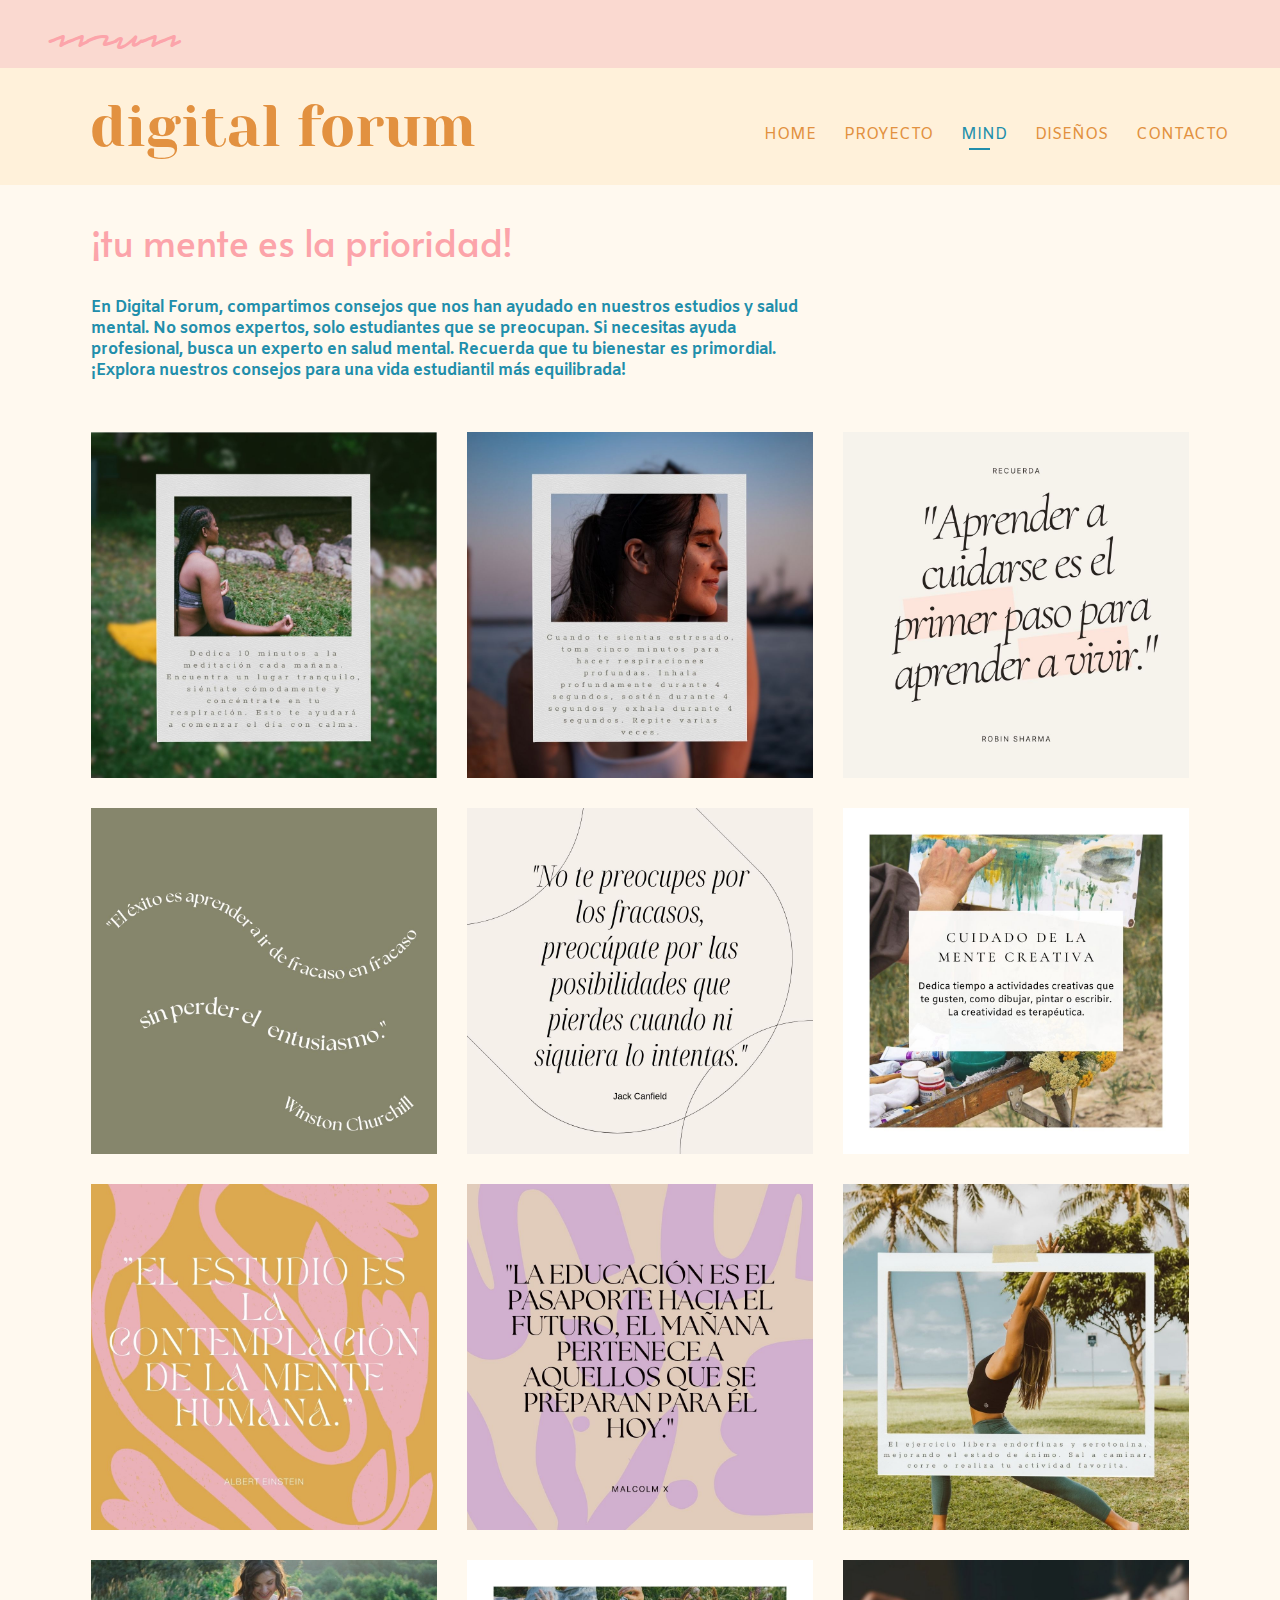
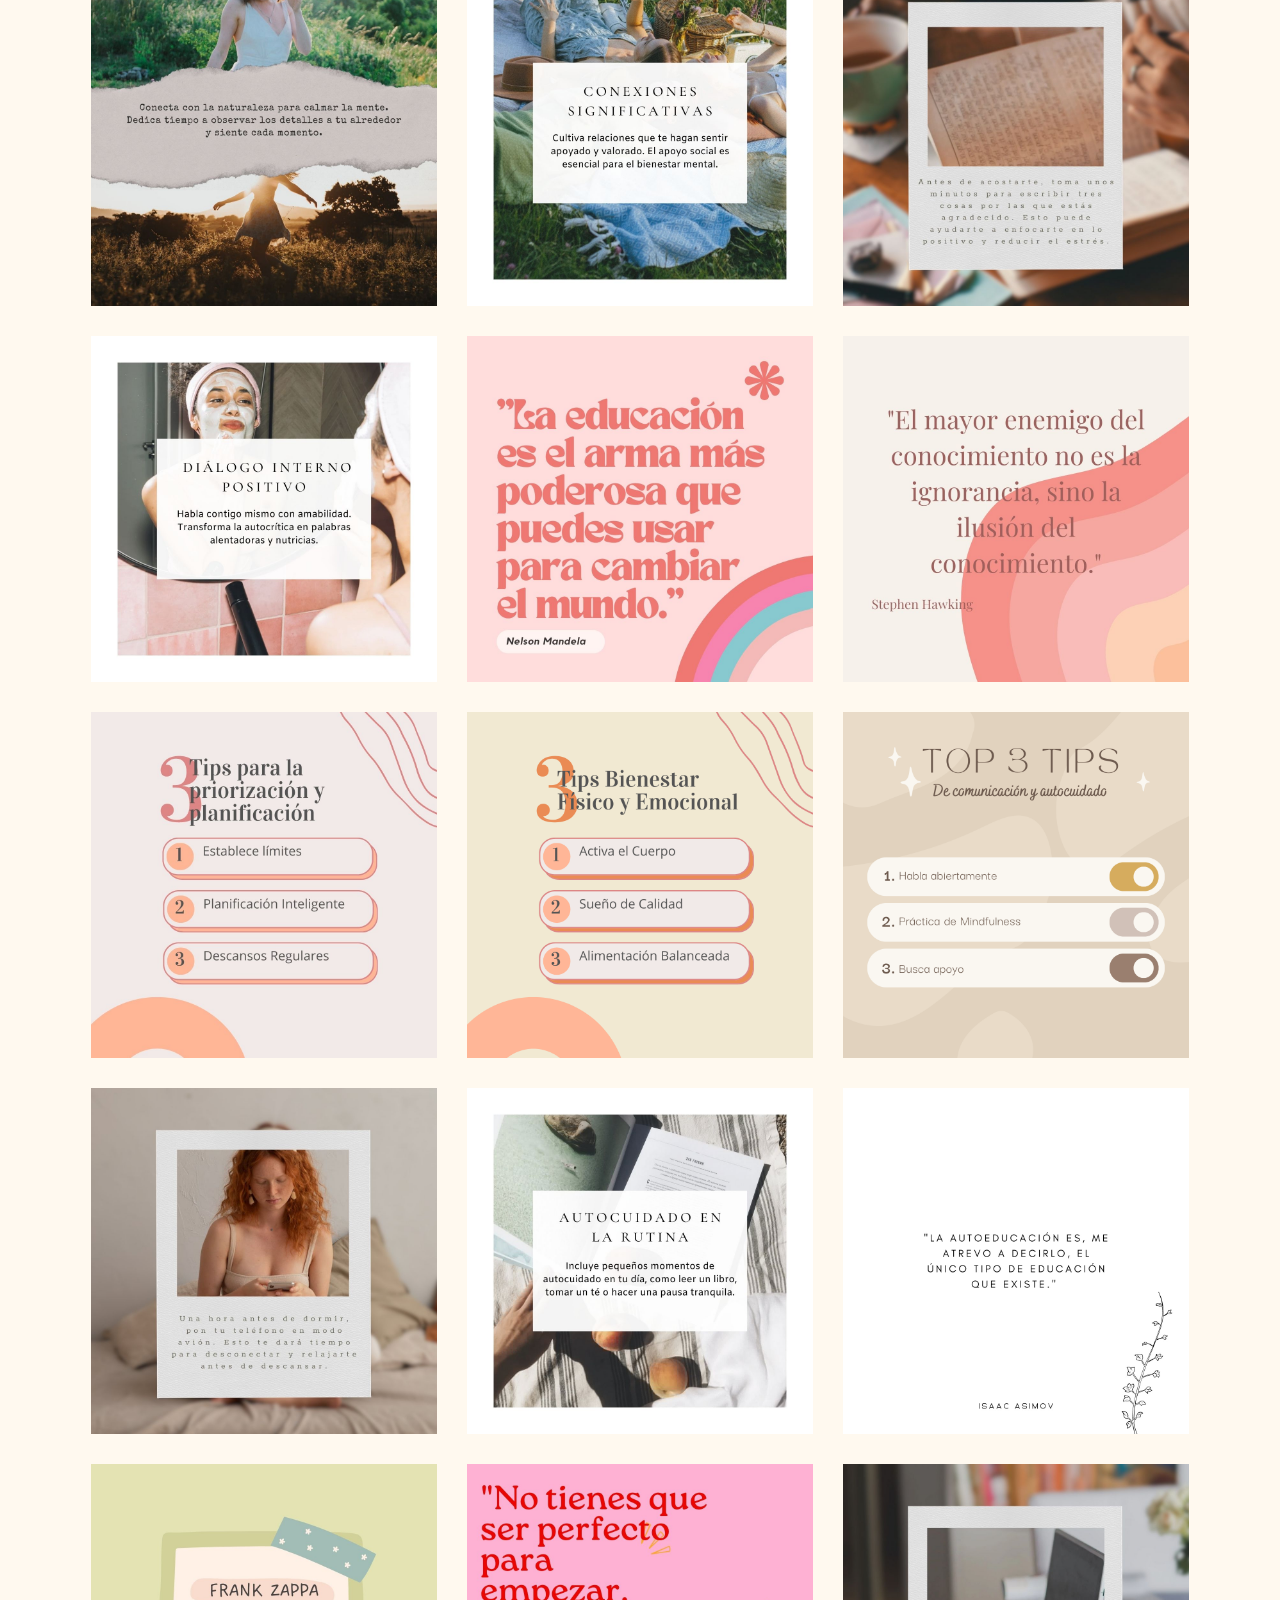
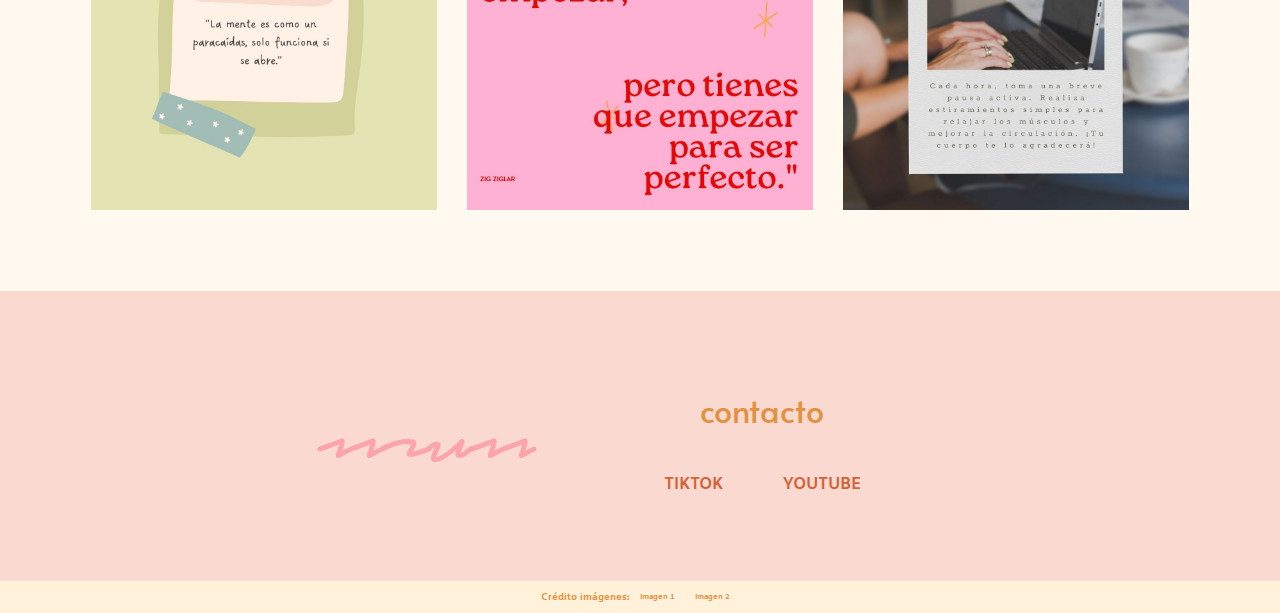
<file: mind.html>
<!DOCTYPE html>
<html lang="en">
<head>
    <meta charset="UTF-8">
    <meta name="viewport" content="width=device-width, initial-scale=1.0">
    <title>digitalforum</title>
    <link rel="preconnect" href="https://fonts.googleapis.com">
    <link rel="preconnect" href="https://fonts.gstatic.com" crossorigin>
    <link href="https://fonts.googleapis.com/css2?family=Alata&family=Amiko&family=Redacted+Script&family=Yeseva+One&display=swap" rel="stylesheet">
    <link rel="stylesheet" href="style.css">
</head>
<body>

    <div id="main">
        <section id="cinta">
        <div class="container">
            <p class="logo">lopcom</p>
        </div>
        </section>

        <header>
            <div class="container">
                <a href="index.html" class="title">digital forum</a>
                <nav>
                    <ul id="navbar">
                        <li><a href="index.html">HOME</a></li>
                        <li><a href="proyecto.html">PROYECTO</a></li>
                        <li><a class="active" href="mind.html">MIND</a></li>
                        <li><a href="diseños.html">DISEÑOS</a></li>
                        <li><a href="#contacto">CONTACTO</a></li>
                    </ul>
                </nav>
            </div>
        </header>
    </div>
    
    <section id="galeria">
        <div class="container">
            <div class="intro">
                <h2>¡tu mente es la prioridad!</h2>
                <h3>En Digital Forum, compartimos consejos que nos han ayudado en nuestros estudios y salud mental. No somos expertos, solo estudiantes que se preocupan. Si necesitas ayuda profesional, busca un experto en salud mental. Recuerda que tu bienestar es primordial. ¡Explora nuestros consejos para una vida estudiantil más equilibrada!</h3>
            </div>
            <div class="fotos">
                <img src="1.jpg" alt="">
                <img src="5.jpg" alt="">
                <img src="19.jpg" alt="">
                <img src="20.jpg" alt="">
                <img src="17.jpg" alt="">
                <img src="10.jpg" alt="">
                <img src="16.jpg" alt="">
                <img src="15.jpg" alt="">
                <img src="7.jpg" alt="">
                <img src="6.jpg" alt="">
                <img src="9.jpg" alt="">
                <img src="3.jpg" alt="">
                <img src="8.jpg" alt="">
                <img src="23.jpg" alt="">
                <img src="24.jpg" alt="">
                <img src="12.jpg" alt="">
                <img src="13.jpg" alt="">
                <img src="14.png" alt="">
                <img src="4.jpg" alt="">
                <img src="11.jpg" alt="">
                <img src="21.jpg" alt="">
                <img src="18.jpg" alt="">
                <img src="22.jpg" alt="">
                <img src="2.jpg" alt="">
            </div>  
        </div>
    </section>

    <section id="contacto">
        <div class="container">
            <div class="logo">
                <p class="logo-grande">lopcom</p>
            </div>
            <div class="contacto">
                <h2>contacto</h2>
                <nav>
                    <ul id="rrss">
                        <li><a href="https://www.tiktok.com/@digitalforum?_t=8hAnoFWB8DI&_r=1">TIKTOK</a></li>
                        <li><a href="https://www.youtube.com/@digitalforum_">YOUTUBE</a></li>
                    </ul>
                </nav>
            </div>
        </div>
    </section>

    <footer>
        <div class="container">
            <p class="text">Crédito imágenes:</p>
            <a classtext="https://www.freepik.es/foto-gratis/portatil-pantalla-blanco-blanco_10421184.htm">Imagen 1</a>
            <a href="https://www.freepik.es/foto-gratis/estudiantes-trabajando-grupo-estudio_22894078.htm#query=STUDY&position=0&from_view=search&track=sph">Imagen 2</a>
        </div>
    </footer>
</body>
</html>
</file>
<file: style.css>
*{
    box-sizing: border-box;
}

html{
    scroll-behavior: smooth;
}
body{
    margin: 0;
}

ul{
    list-style: none;
    padding: 0;
}

a{
    text-decoration: none;
}

.container{
    max-width: 1400px;
    margin: auto;
}

#cinta{
    background-color: #FAD9D0;
}

#cinta .logo{
    margin: 0;
    padding: 10px 50px;
    color: #FCA4AA;
    font-family: Redacted Script;
    font-size: 3em;
    font-style: normal;
    font-weight: 400;
    line-height: normal;
}

header{
    background-color: #FFF1DA;
}

header .title{
    margin: 0;
    padding: 25px 90px;
    color: #E29140;
    font-family: 'Yeseva One', cursive;
    font-size: 3.6em;
    font-style: normal;
    font-weight: 400;
    line-height: normal;
}

header .container{
    display: flex;
    flex-direction: column;
    align-items: center;
}

header nav{
    display: flex;
    flex-direction: column;
    text-align: center;
    padding-bottom: 25px;
}

header li{
    position: relative;
    padding: 5px 12px;
}

header li a{
    color: #E29140;
    font-family: 'Amiko', sans-serif;
    font-size: 1em;
    font-style: normal;
    font-weight: 400;
    line-height: normal;
    text-decoration: none; 
    transition: 0.3s ease; 
}

header li a:hover,
header li a.active {
    color:#218EAB; 
}

header li a.active::after,
header li a:hover::after {
    content: "";
    width: 30%; 
    height: 2px; 
    background: #218EAB; 
    position: absolute; 
    bottom: 0;
    left: 20px; 
}

#portada{
    background-color: #FFF9EF;
    position: relative;
    padding: 60px 90px;
    z-index: -2;
}

#portada .container{
    padding: 100px 12px;
}

#portada .content-container{
    text-align: center;
    font-family: 'Alata', sans-serif;
    color: #FCA4AA;
    font-size: 3em;
    font-style: normal;
    font-weight: 400;
    line-height: normal;
    z-index: 0;

}

#portada .imagen-portada{
    display: none;
}

#worm1{
    position: absolute;
    top: 2em;
    right: 0;
    z-index: -1;
}

#circulo1{
    position: absolute;
    top: 0px;
    left: 0;
    z-index: -1;
}

#circulo2{
    position: absolute;
    bottom: 1em;
    right: 0;
    z-index: -1;
}

#worm2{
    position: absolute;
    bottom: 3.6em;
    left: -1em;
    z-index: -1;
}

#productos{
    background-color: #FAD9D0;
    display: flex;
    text-align: center;
}

#productos .container{
    padding: 100px 0px;
    display: flex;
    flex-direction: column;
    align-items: center;
}

#productos h2{
    margin-top: 0px;
    color: #E29140;
    font-family: 'Alata', sans-serif;
    font-size: 3em;
    font-style: normal;
    font-weight: 400;
    line-height: normal;
}

.carta:first-child{
    background-color: #FCA4AA;
}

.carta:nth-child(2){
    background-color: #D9C8D7;
}

.carta:nth-child(3){
    background-color: #E29140;
}

.carta{
    padding: 40px;
    margin: 25px;
    border-radius: 15px;
}

.carta a{
    color: #FFF9EF;
    font-family: 'Amiko', sans-serif;
    font-size: 1em;
    font-style: normal;
    font-weight: 700;
    line-height: normal;
    transition: 0.3s ease;
}

.carta a:hover{
    color:#218EAB; 
}

.circle-container {
    display: flex;
    justify-content: center;
    align-items: center;
    margin: 10px;
}

.circle {
    width: 80px;
    height: 80px;
    border-radius: 50%;
    background-color: #FFF9EF;
    color: #D26237;
    font-family: 'Yeseva One', cursive;
    font-size: 2em;
    font-style: normal;
    font-weight: 400;
    line-height: normal;
    display: flex;
    justify-content: center;
    align-items: center;
    margin-bottom: 15px;
}

#bienvenido{
    background-color: #FFF9EF;
}

#bienvenido .imagen-bienvenido{
    display: none;
}

#bienvenido .container{
    text-align: center;
    padding: 100px 50px;
}

#bienvenido h2{
    color: #218EAB;
    font-family: 'Alata', sans-serif;
    font-size: 2.8em;
    font-style: normal;
    font-weight: 400;
    line-height: normal;
}

#bienvenido p{
    color: #E29140;
    font-family: 'Amiko', sans-serif;
    font-size: 0.8em;
    font-style: normal;
    font-weight: 700;
    line-height: normal;
}

#contacto{
    background-color: #FAD9D0;
    display: flex;
    text-align: center;
}

#contacto .container{
    padding: 25px 0px;
    display: flex;
    flex-direction: column;
    align-items: center;
}

#contacto .logo{
    color: #FCA4AA;
    font-family: 'Redacted Script', cursive;
    font-size: 3em;
    font-style: normal;
    font-weight: 400;
    line-height: normal;
}

#contacto .contacto h2{
    color: #E29140;
    font-family: 'Alata', sans-serif;
    font-size: 2em;
    font-style: normal;
    font-weight: 400;
    line-height: normal;
}

#contacto li{
    position: relative;
    padding-top: 20px;
}

#contacto li a{
    color: #D26237;
    font-family: 'Amiko', sans-serif;
    font-size: 1em;
    font-style: normal;
    font-weight: 700;
    line-height: normal;
    transition: 0.3s ease;
}

#contacto li a:hover{
    color:#218EAB; 
}

#contacto li a:hover::after {
    content: "";
    width: 30%; 
    height: 2px; 
    background: #218EAB; 
    position: absolute; 
    bottom: 0;
    left: 20px; 
}

footer{
    background-color: #FFF1DA;
}

footer .container{
    margin: 0;
    color: #E29140;
    font-family: Amiko;
    font-size: 0.6em;
    font-style: normal;
    font-weight: 700;
    line-height: normal;
    padding: 0;
    display: flex;
    justify-content: center;
    align-items: center;
    flex-direction: row;
}

footer a{
    color: #E29140;
    font-family: 'Amiko' , sans-serif;
    font-size: 0.8em;
    font-style: normal;
    font-weight: 700;
    line-height: normal;
    padding: 10px;
    margin: 0;
}

#proyecto{
    background: #FFF9EF;
}

#proyecto h2{
    font-family: 'Alata', sans-serif;
    color: #FCA4AA;
    font-size: 2em;
    font-style: normal;
    font-weight: 400;
    line-height: normal;
}

#proyecto p{
    color: #218EAB;
    font-family: 'Amiko' , sans-serif;
    font-size: 1em;
    font-style: normal;
    font-weight: 700;
    line-height: normal;
    text-align: justify;
    
}

#proyecto .image-container{
    display: none;
}

#proyecto .container{
    display: flex;
    text-align: center;
    flex-direction: column;
    padding: 50px;
}

#designs {
    padding: 1px;
    background: #FFF9EF;
}

#designs .container{
    display: flex;
    flex-direction: column;
    text-align: center;
}

#designs .unidad-diseños a{
    color: #218EAB;
    font-family: 'Amiko' , sans-serif;
    font-size: 1em;
    font-style: normal;
    font-weight: 700;
    line-height: normal;
    padding-top: 25px;
    padding-bottom: 50px;
}

#designs h2{
    color: #FCA4AA;
    font-family: 'Alata', sans-serif;
    font-size: 2.3em;
    font-style: normal;
    font-weight: 400;
    line-height: normal;
}

#designs h3{
    color: #218EAB;
    font-family: 'Amiko', sans-serif;
    font-style: normal;
    font-weight: 700;
    line-height: normal;
    font-size: 1em;
}

#designs .fotos-diseños{
    width: 280px;
    height: auto;
}

#designs .unidad-diseños{
    display: flex;
    flex-direction: column;
    align-items: center;
}

#designs .diseños{
    margin-top: 25px;
}

#galeria{
    background: #FFF9EF;
    padding: 1px;
}

#galeria h2{
    color: #FCA4AA;
    font-family: 'Alata', sans-serif;
    font-size: 2.3em;
    font-style: normal;
    font-weight: 400;
    line-height: normal;
}

#galeria .container{
    display: flex;
    flex-direction: column;
    text-align: center;
    padding: 50px;
}

#galeria h3{
    color: #218EAB;
    font-family: 'Amiko', sans-serif;
    font-style: normal;
    font-weight: 700;
    line-height: normal;
    font-size: 1em;
}

#galeria img{
    width: 100%;
    padding: 25px;
}

#galeria .fotos{
    padding-bottom: 25px;
}

@media screen and (min-width:768px){
    #main{
        position: sticky;
        top: 0;
        left: 0;
        right: 0;
        z-index: 100;
    }
    header .container{
        flex-direction: row;
        justify-content: space-between;
    }

    header ul{
        padding-right: 40px;
    }

    header li{
        display: inline-block;
        
    }

    header nav{
        padding-bottom: 0;
        padding-top: 15px;
    }

    header .title{
        padding-right: 0;
    }

    header a{
        display: inline-block;
    }

    #portada .content-container{
        display: flex;
        justify-content: center;
        flex-direction: row;
        align-items: center;
    }

    #portada p{
        padding-right: 30px;

    }

    #portada .imagen-portada{
        margin-right: 500 px;
        padding-left: 30 px;
        width: 40vw;
        height: auto;
        display: block;
        border-radius: 15px;
    }

    #productos .programas{
        display: flex;
    }
    
    #productos .carta{
        flex-basis: calc(100% / 3);
    }
    #productos{
        padding: 100px 0px;
    }

    #productos h2{
        padding-bottom: 50px;
    }

    #bienvenido{
        padding: 100px 0px;
        display: flex;
        justify-content: center;
    }

    #bienvenido .container{
        display: flex;
        margin: 0px 30px;
        align-items: center;
       

    }

    #bienvenido h2{
        margin-top: 0px;
    }

    #bienvenido .texto{
        width: 50%;
        max-width: 400px;
        text-align: initial;
        padding-left: 30px;
        display: flex;
        flex-direction: column;
        justify-content: center;
    }
    #bienvenido .imagen-bienvenido{
        padding-left: 30 px;
        width: 50vw;
        height: auto;
        display: block;
        border-radius: 15px;
    }

    #contacto .container{
        display: flex;
        flex-direction: row;
        justify-content: space-evenly;
    }

    #contacto .logo{
        padding-left: 30px;
        font-size: 5em;
    }

    #contacto ul{
        display: flex;
        flex-direction: row;
    }

    #contacto li{
        padding: 0px 30px;
    }
    
    #contacto .contacto{
        padding: 0px 100px;
        display: flex;
        flex-direction: column;
        justify-content: center;
    }

    #proyecto .imagen-proyecto{
        width: 40vw;
        height: auto;
        border-radius: 15px;
    }

    #proyecto .image-container{
        text-align: initial;
        display: flex;
        flex-direction: column;
    }

    #proyecto .image-container a{
        color: #218EAB;
        font-family: 'Amiko' , sans-serif;
        font-size: 0.5em;
        font-style: normal;
        font-weight: 700;
        line-height: normal;
        padding-top: 5px;
    }
    #proyecto .primer-parrafo{
        display: flex;
        justify-content: space-between;
        align-items: center;
    }

    #proyecto .bienvenido-parrafo{
        max-width: 600px;
        padding-right: 50px;
    }

    #proyecto h2{
        text-align: initial;
        padding: 0 40px;
    }
    
    #proyecto p{
        padding-left: 40px;
    }

    #designs .diseños{
        display: grid;
        grid-template-columns: repeat(auto-fit, minmax(350px, 1fr));
        gap: 25px;
        margin-top: 0;
        padding-top: 25px;
    }

    #designs h2{
        display: flex;
        text-align: left;
        padding-left: 90px;
        
    }

    #galeria .container{
        margin: 0;
        padding: 0;
    }

    #galeria h2{
        display: flex;
        text-align: left;
        padding-left: 90px;
    }

    h3{
        display: flex;
        text-align: left;
        padding-left: 90px;
        padding-right: 90px;
    }

    .intro{
        max-width: 900px;
    }

    #galeria .fotos{
        display: grid;
        grid-template-columns: repeat(auto-fit, minmax(350px, 1fr));
        gap: 10px;
        margin-top: 0;
        padding: 25px 80px;
        padding-bottom: 70px;
       
    }

    #galeria img{
        padding: 10px;
    }
}
</file>
